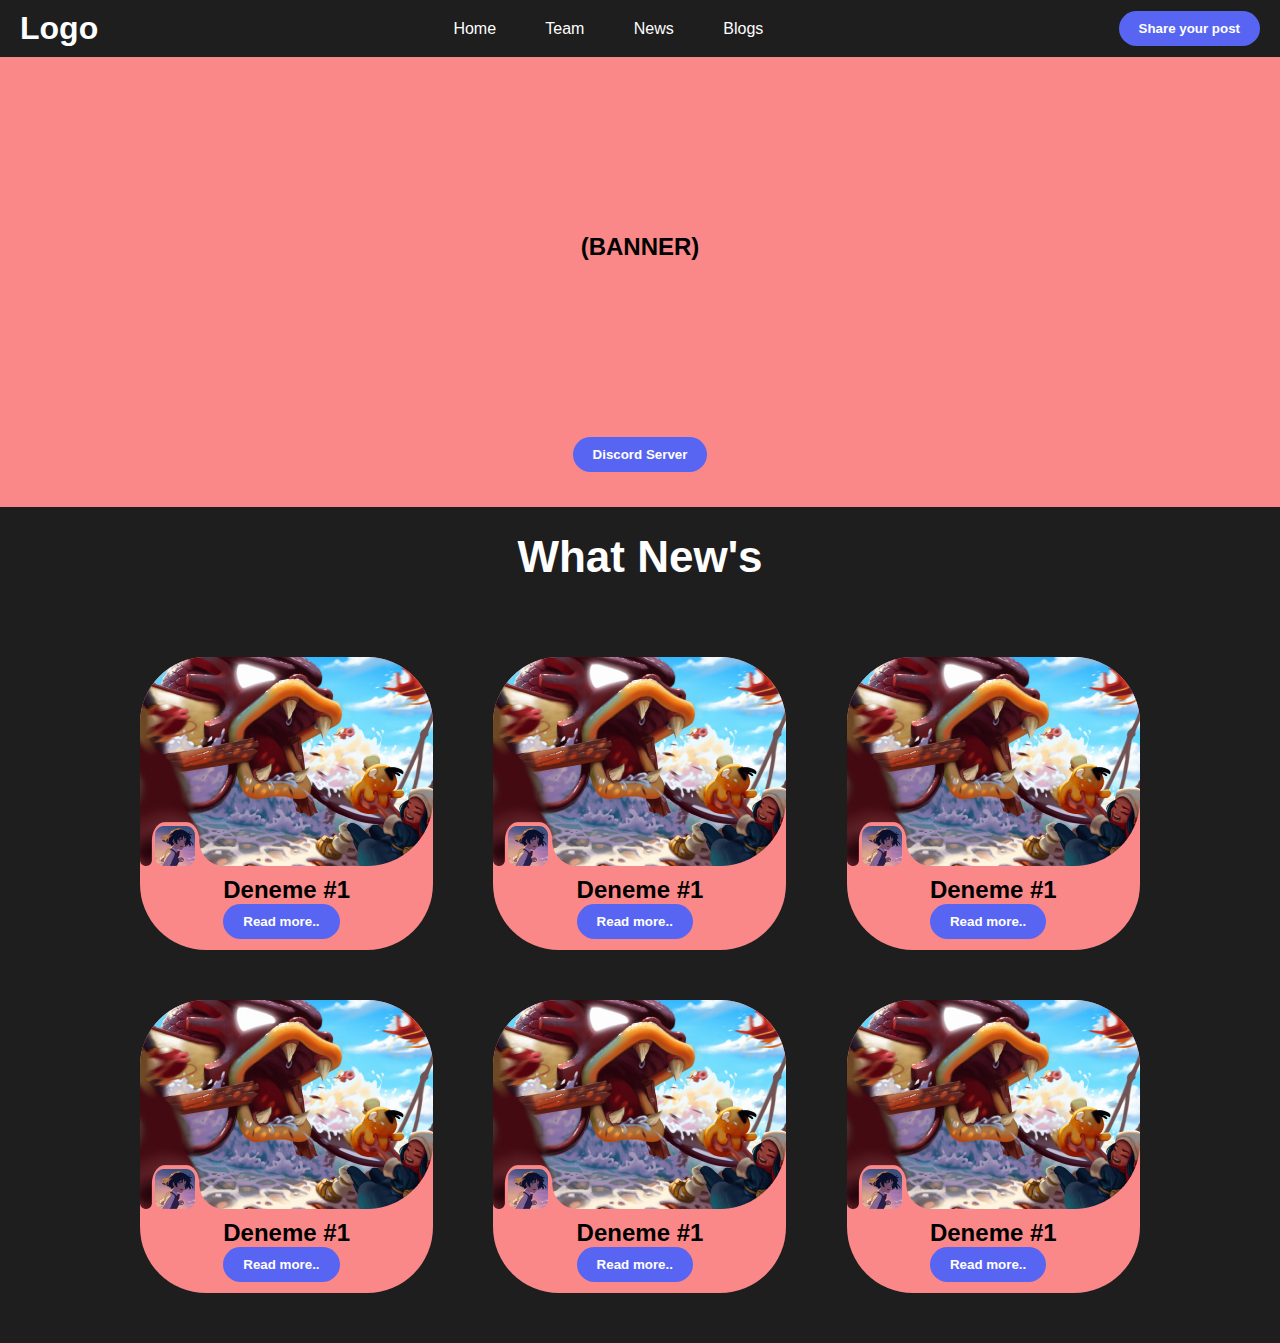
<file: index.html>
<!DOCTYPE html>
<html lang="en">
  <head>
    <title>Homepage - Spadey</title>
    <meta charset="UTF-8" />
    <meta name="viewport" content="width=device-width, initial-scale=1" />
    <link href="./assets/css/main.css" rel="stylesheet" />
  </head>
  <body>
    <header>
      <div class="logo">
        <h1 class="text-white">Logo</h1>
      </div>
      <nav>
        <a href="index.html">Home</a>
        <a href="our-teams.html">Team</a>
        <a href="#">News</a>
        <a href="#">Blogs</a>
      </nav>
      <div class="actions">
        <button class="btn btn-main">Share your post</button>
      </div>
    </header>
    <main>
      <section class="slider">
        <h2>(BANNER)</h2>
        <button class="btn btn-main align-center">Discord Server</button>
      </section>
      <section class="what-news">
        <h2 class="text-white title-xl">What New's</h2>
        <div class="latest-posts">
          <div class="post">
            <img src="./assets/images/post.jpg" alt="post" />
            <div class="user">
              <img src="./assets/images/user.png" alt="user" />
            </div>
            <div class="post-footer">
              <h2>Deneme #1</h2>
              <button class="btn btn-main">Read more..</button>
            </div>
          </div>
          <div class="post">
            <img src="./assets/images/post.jpg" alt="post" />
            <div class="user">
              <img src="./assets/images/user.png" alt="user" />
            </div>
            <div class="post-footer">
              <h2>Deneme #1</h2>
              <button class="btn btn-main">Read more..</button>
            </div>
          </div>
          <div class="post">
            <img src="./assets/images/post.jpg" alt="post" />
            <div class="user">
              <img src="./assets/images/user.png" alt="user" />
            </div>
            <div class="post-footer">
              <h2>Deneme #1</h2>
              <button class="btn btn-main">Read more..</button>
            </div>
          </div>
          <div class="post">
            <img src="./assets/images/post.jpg" alt="post" />
            <div class="user">
              <img src="./assets/images/user.png" alt="user" />
            </div>
            <div class="post-footer">
              <h2>Deneme #1</h2>
              <button class="btn btn-main">Read more..</button>
            </div>
          </div>
          <div class="post">
            <img src="./assets/images/post.jpg" alt="post" />
            <div class="user">
              <img src="./assets/images/user.png" alt="user" />
            </div>
            <div class="post-footer">
              <h2>Deneme #1</h2>
              <button class="btn btn-main">Read more..</button>
            </div>
          </div>
          <div class="post">
            <img src="./assets/images/post.jpg" alt="post" />
            <div class="user">
              <img src="./assets/images/user.png" alt="user" />
            </div>
            <div class="post-footer">
              <h2>Deneme #1</h2>
              <button class="btn btn-main">Read more..</button>
            </div>
          </div>
        </div>
      </section>
    </main>
  </body>
</html>
</file>
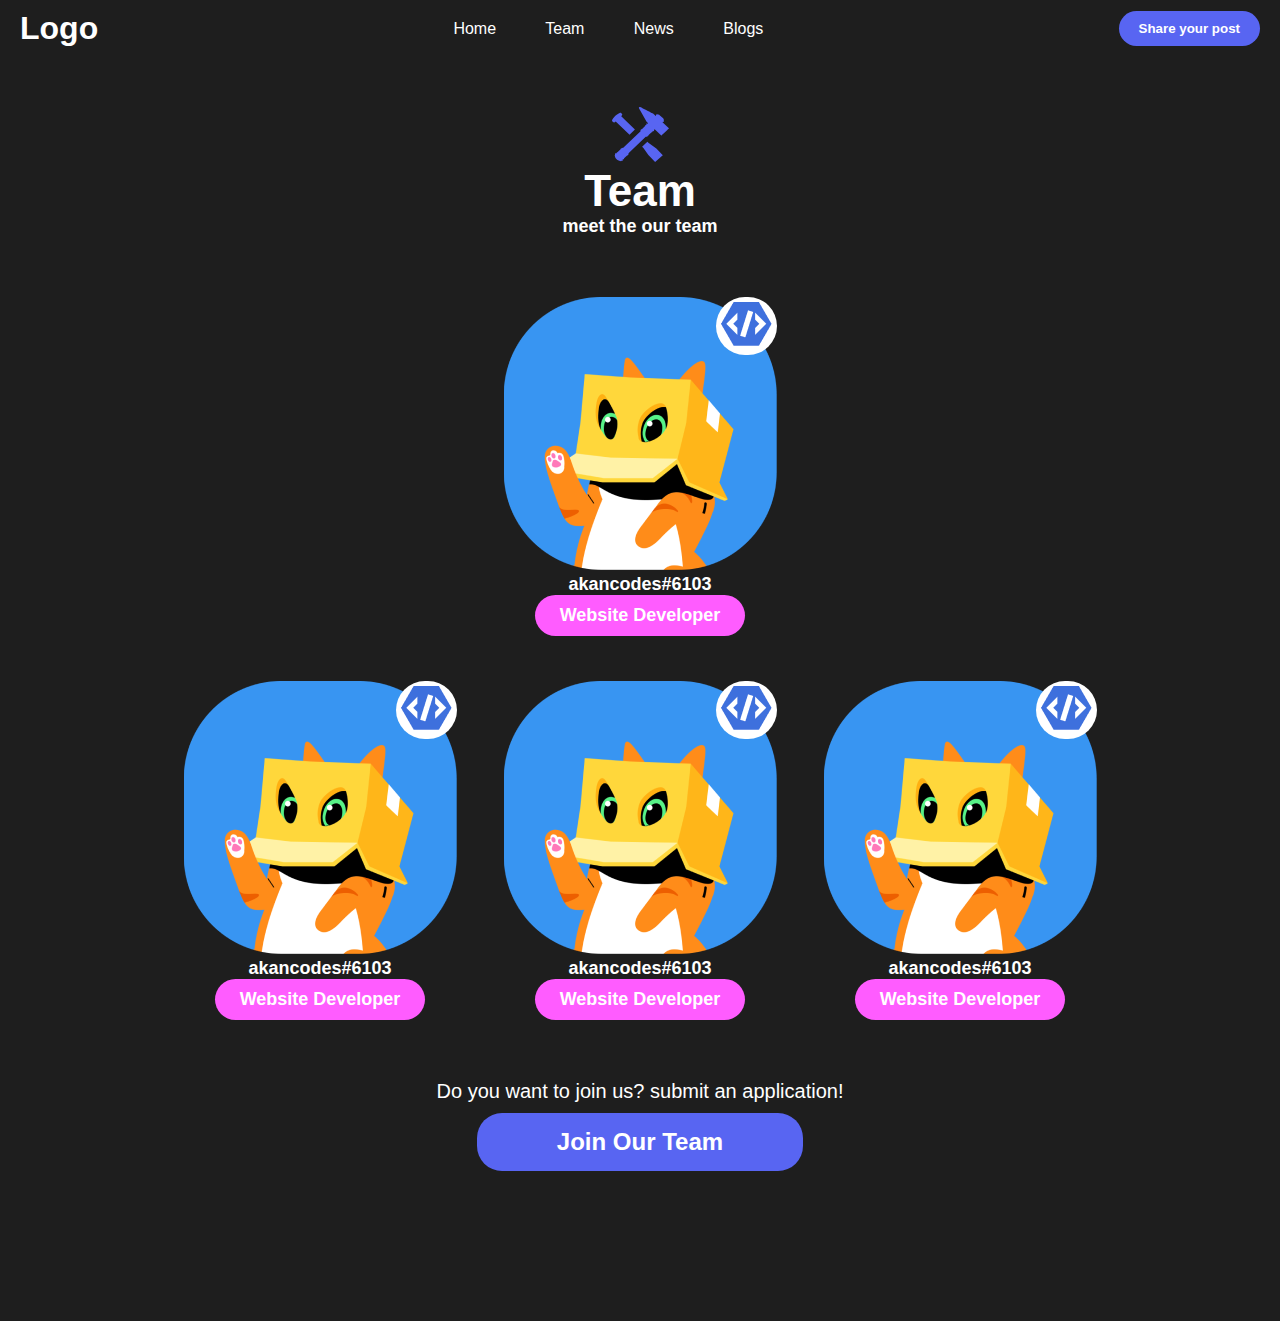
<file: our-teams.html>
<!DOCTYPE html>
<html lang="en">
  <head>
    <meta charset="UTF-8" />
    <meta http-equiv="X-UA-Compatible" content="IE=edge" />
    <meta name="viewport" content="width=device-width, initial-scale=1.0" />
    <title>Our Teams - Spadey</title>
    <link rel="stylesheet" href="./assets/css/our-teams.css" />
  </head>
  <body>
    <header>
      <div class="logo">
        <h1 class="text-white">Logo</h1>
      </div>
      <nav>
        <a href="index.html">Home</a>
        <a href="our-teams.html">Team</a>
        <a href="#">News</a>
        <a href="#">Blogs</a>
      </nav>
      <div class="actions">
        <button class="btn btn-main">Share your post</button>
      </div>
    </header>
    <main>
      <section class="team">
        <span class="icon"
          ><object data="./assets/svgs/team.svg" type="image/svg+xml"></object
        ></span>
        <h1>Team</h1>
        <h4>meet the our team</h4>
        <div class="users">
          <div class="users-header">
            <div class="user">
              <div class="user-image">
                <img src="./assets/images/akancodes.png" alt="user" />
                <div class="user-role">
                  <img src="./assets/images/role.png" alt="role" />
                </div>
              </div>
              <div class="user-footer">
                <h4 class="user-name">akancodes#6103</h4>
                <h4 class="user-title">Website Developer</h4>
              </div>
            </div>
          </div>
          <div class="users-footer">
            <div class="user">
              <div class="user-image">
                <img src="./assets/images/akancodes.png" alt="user" />
                <div class="user-role">
                  <img src="./assets/images/role.png" alt="role" />
                </div>
              </div>
              <div class="user-footer">
                <h4 class="user-name">akancodes#6103</h4>
                <h4 class="user-title">Website Developer</h4>
              </div>
            </div>
            <div class="user">
              <div class="user-image">
                <img src="./assets/images/akancodes.png" alt="user" />
                <div class="user-role">
                  <img src="./assets/images/role.png" alt="role" />
                </div>
              </div>
              <div class="user-footer">
                <h4 class="user-name">akancodes#6103</h4>
                <h4 class="user-title">Website Developer</h4>
              </div>
            </div>
            <div class="user">
              <div class="user-image">
                <img src="./assets/images/akancodes.png" alt="user" />
                <div class="user-role">
                  <img src="./assets/images/role.png" alt="role" />
                </div>
              </div>
              <div class="user-footer">
                <h4 class="user-name">akancodes#6103</h4>
                <h4 class="user-title">Website Developer</h4>
              </div>
            </div>
          </div>
        </div>
        <div class="join-our-team">
          <p class="join-text">
            Do you want to join us? submit an application!
          </p>
          <button class="btn-lg btn-main">Join Our Team</button>
        </div>
      </section>
    </main>
  </body>
</html>
</file>
<file: assets/css/main.css>
:root {
    --spadey-white: #ffffff;
    --spadey-main-button: #5865F2;
    --spadey-pink: #FA8888;
    --spadey-bg: #1E1E1E;
}

*, *::before, *::after {
    margin: 0;
    padding: 0;
    box-sizing: border-box;
}

html {
    font-family: Arial, Helvetica, sans-serif;
}

a {
    color: var(--spadey-white);
    text-decoration: none;
}

.text-white {
    color: var(--spadey-white);
}

header {
    display: flex;
    justify-content: space-between;
    align-items: center;
    background: var(--spadey-bg);
    padding: 10px 20px;
}

nav a {
    margin-right: 45px;
}

nav a:last-child {
    margin-right: 0;
}

.btn {
    padding: 10px 20px !important;
    border: none !important;
    cursor: pointer !important;
}

.btn-main {
    background: var(--spadey-main-button);
    color: var(--spadey-white);
    font-weight: 600;
    border-radius: 25px;
    transition-duration: 300ms;
}

.align-center {
    align-self: center;
}

.btn-main:hover {
    box-shadow: 2px 2px 2px 1px rgba(255, 255, 255, 0.2);
}

.slider {
    background: var(--spadey-pink);
    min-height: 50vh;
    display: flex;
    flex-direction: column;
    justify-content: space-between;
    align-items: center;
}

.slider h2 {
    flex-grow: 1;
    display: flex;
    align-items: center;
    font-weight: 700;
}

.slider .btn {
    margin-bottom: 35px;
}

.what-news {
    background: var(--spadey-bg);
    min-height: 70vh;
    display: flex;
    flex-direction: column;
    align-items: center;
    padding: 25px 0;
}

.title-xl {
    font-size: 44px;
}

.latest-posts {
    display: flex;
    justify-content: space-around;
    min-width: 960px;
    max-width: 1060px;
    flex-wrap: wrap;
    margin-top: 50px;
}

.post {
    min-height: 293px;
    background: var(--spadey-pink);
    border-radius: 66px;
    position: relative;
    display: flex;
    flex-direction: column;
    align-items: center;
    margin: 25px 0;
}

.user {
    position: absolute;
    bottom: 80px;
    left: 15px;
}

.post-footer {
    margin-top: 10px
}
</file>
<file: assets/css/our-teams.css>
:root {
  --spadey-white: #ffffff;
  --spadey-main-button: #5865f2;
  --spadey-pink: #fa8888;
  --spadey-bg: #1e1e1e;
  --spadey-magenta: #FF5CFF;
}

*,
*::before,
*::after {
  margin: 0;
  padding: 0;
  box-sizing: border-box;
}

html {
  font-family: Arial, Helvetica, sans-serif;
}

body {
  background: var(--spadey-bg);
}

a {
  color: var(--spadey-white);
  text-decoration: none;
}

.text-white {
  color: var(--spadey-white);
}

header {
  display: flex;
  justify-content: space-between;
  align-items: center;
  background: var(--spadey-bg);
  padding: 10px 20px;
}

nav a {
  margin-right: 45px;
}

nav a:last-child {
  margin-right: 0;
}

.btn {
  padding: 10px 20px !important;
  border: none !important;
  cursor: pointer !important;
}

.btn-lg {
  padding: 15px 80px !important;
  border: none !important;
  cursor: pointer !important;
  font-size: 24px;
}

.btn-main {
  background: var(--spadey-main-button);
  color: var(--spadey-white);
  font-weight: 600;
  border-radius: 25px;
  transition-duration: 300ms;
}

.team {
    display: flex;
    flex-direction: column;
    align-items: center;
    margin: 50px 0;
}

.team h1 {
    color: var(--spadey-white);
    font-size: 44px;
}

.team h4 {
    color: var(--spadey-white);
    font-size: 18px;
}

.users {
    margin: 60px 0;
    display: flex;
    flex-direction: column;
}

.users-header {
    justify-self: center;
    align-self: center;
    margin-bottom: 45px;
}

.users-footer {
    min-width: 960px;
    display: flex;
    justify-content: space-around;
}

.user-footer {
    display: flex;
    flex-direction: column;
    align-items: center;
}

.user-image {
    position: relative;
}

.user-role {
    position: absolute;
    top: 0;
    right: 0;
    background: var(--spadey-white);
    padding: 5px;
    border-radius: 50px;
}

.user-title {
    background: var(--spadey-magenta);
    padding: 10px 25px;
    border-radius: 25px;
    text-align: center;
}

.join-text {
    color: var(--spadey-white);
    font-size: 20px;
    margin-bottom: 10px;
}

.join-our-team {
    display: flex;
    flex-direction: column;
    align-items: center;
    margin-bottom: 100px;
}
</file>
